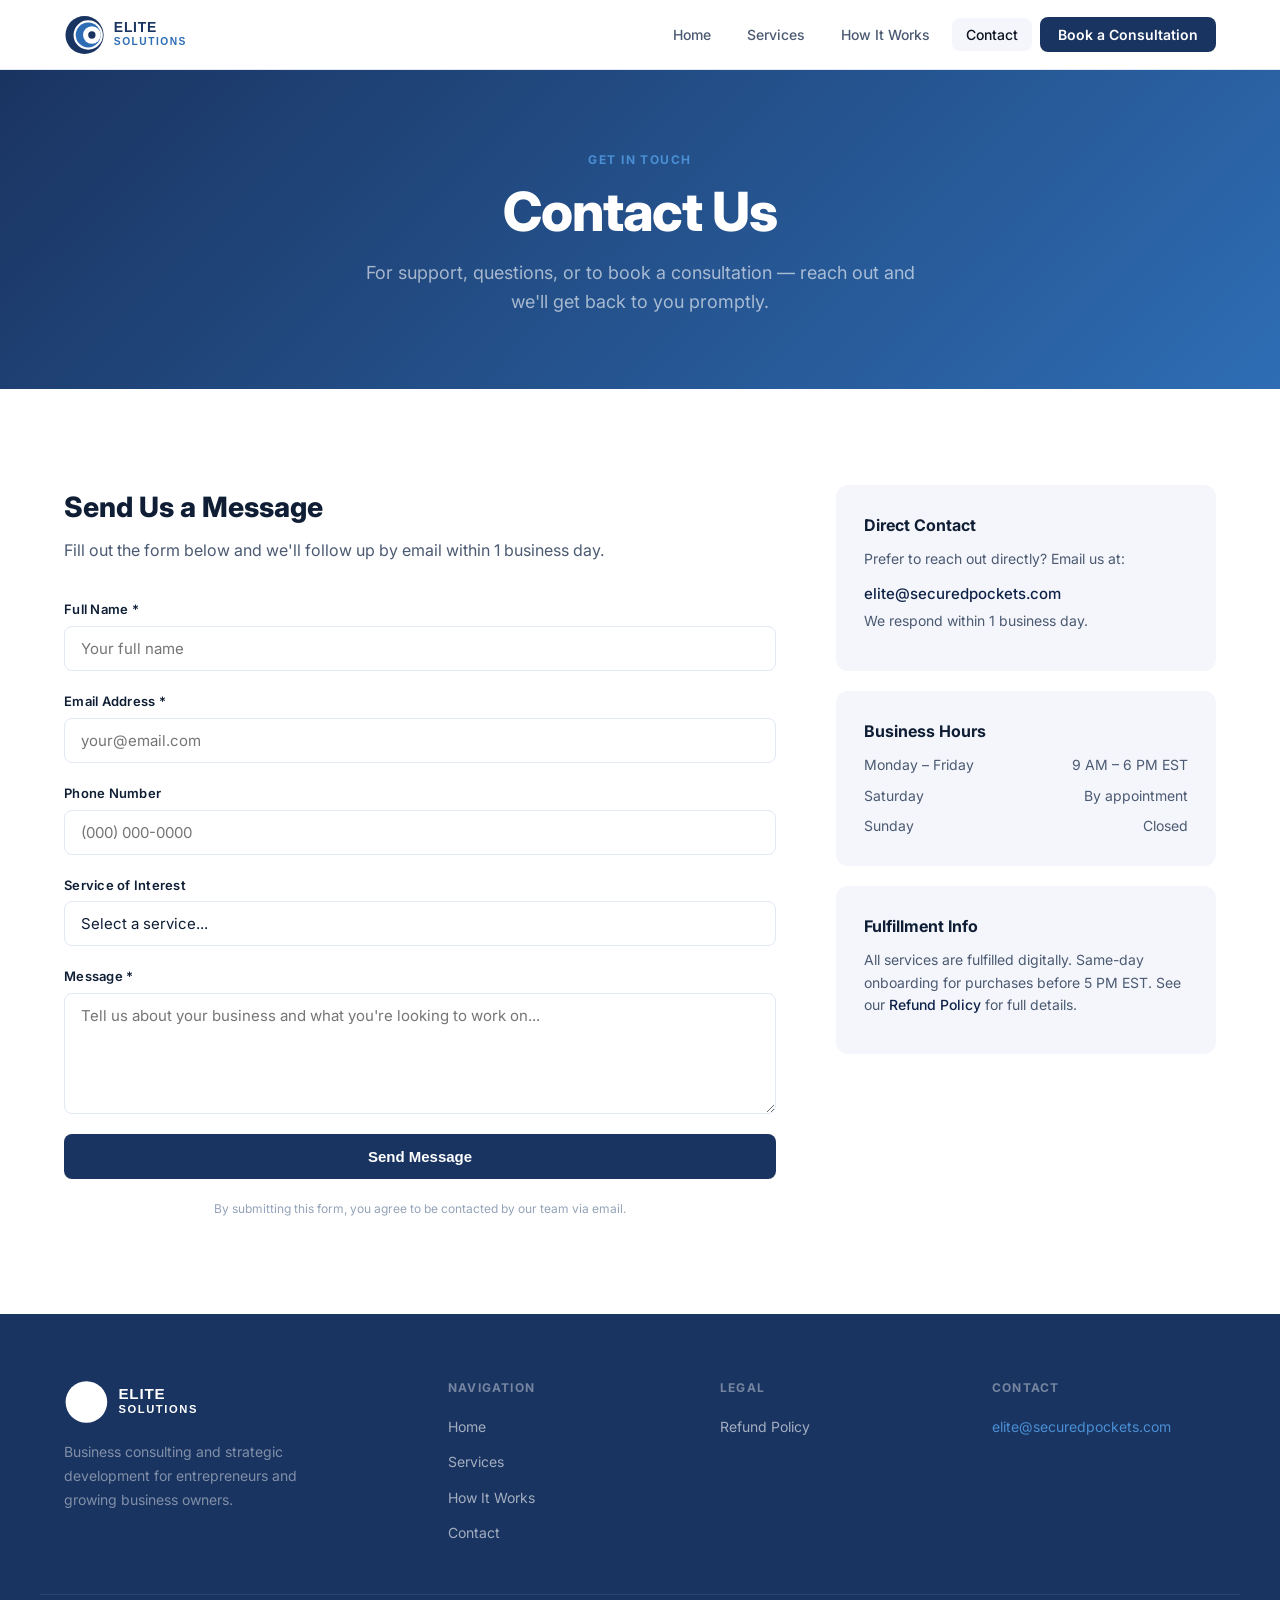
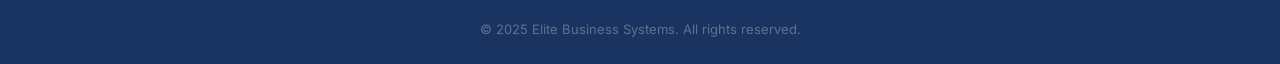
<file: contact.html>
<!DOCTYPE html>
<html lang="en">
<head>
  <meta charset="UTF-8" />
  <meta name="viewport" content="width=device-width, initial-scale=1.0" />
  <title>Contact | Elite Business Systems</title>
  <meta name="description" content="Get in touch with Elite Business Systems to book a consultation or ask about our services." />
  <link rel="stylesheet" href="css/style.css" />
  <link href="https://fonts.googleapis.com/css2?family=Inter:wght@300;400;500;600;700;800&display=swap" rel="stylesheet" />
</head>
<body>

  <!-- NAV -->
  <nav class="navbar">
    <div class="nav-inner container">
      <a href="index.html" class="logo">
        <img src="images/logo.svg" alt="Elite Business Systems" class="logo-img" />
      </a>
      <button class="nav-toggle" aria-label="Toggle menu">
        <svg xmlns="http://www.w3.org/2000/svg" width="24" height="24" fill="none" stroke="currentColor" stroke-width="2" stroke-linecap="round" stroke-linejoin="round" viewBox="0 0 24 24"><line x1="3" y1="6" x2="21" y2="6"/><line x1="3" y1="12" x2="21" y2="12"/><line x1="3" y1="18" x2="21" y2="18"/></svg>
      </button>
      <ul class="nav-links">
        <li><a href="index.html">Home</a></li>
        <li><a href="services.html">Services</a></li>
        <li><a href="how-it-works.html">How It Works</a></li>
        <li><a href="contact.html" class="active">Contact</a></li>
        <li><a href="contact.html" class="btn-nav">Book a Consultation</a></li>
      </ul>
    </div>
  </nav>

  <!-- PAGE HEADER -->
  <section class="page-header">
    <div class="container">
      <div class="section-label light">Get in Touch</div>
      <h1>Contact Us</h1>
      <p>For support, questions, or to book a consultation — reach out and we'll get back to you promptly.</p>
    </div>
  </section>

  <!-- CONTACT SECTION -->
  <section class="section">
    <div class="container contact-layout">

      <!-- FORM -->
      <div class="contact-form-wrap">
        <h2>Send Us a Message</h2>
        <p>Fill out the form below and we'll follow up by email within 1 business day.</p>

        <form class="contact-form" id="contactForm" action="https://formspree.io/f/xpwqjblv" method="POST">
          <div class="form-group">
            <label for="name">Full Name *</label>
            <input type="text" id="name" name="name" placeholder="Your full name" required />
          </div>
          <div class="form-group">
            <label for="email">Email Address *</label>
            <input type="email" id="email" name="email" placeholder="your@email.com" required />
          </div>
          <div class="form-group">
            <label for="phone">Phone Number</label>
            <input type="tel" id="phone" name="phone" placeholder="(000) 000-0000" />
          </div>
          <div class="form-group">
            <label for="service">Service of Interest</label>
            <select id="service" name="service">
              <option value="">Select a service...</option>
              <option value="Business Strategy Consulting">Business Strategy Consulting</option>
              <option value="Systems & Operations Support">Systems &amp; Operations Support</option>
              <option value="Growth Planning">Growth Planning</option>
              <option value="Digital Resources & Frameworks">Digital Resources &amp; Frameworks</option>
              <option value="Ongoing Advisory Support">Ongoing Advisory Support</option>
              <option value="Not sure yet">Not sure yet — need a consultation</option>
            </select>
          </div>
          <div class="form-group">
            <label for="message">Message *</label>
            <textarea id="message" name="message" rows="5" placeholder="Tell us about your business and what you're looking to work on..." required></textarea>
          </div>
          <button type="submit" class="btn-primary btn-full">Send Message</button>
          <p class="form-note">By submitting this form, you agree to be contacted by our team via email.</p>
        </form>
      </div>

      <!-- CONTACT INFO -->
      <div class="contact-info">
        <div class="contact-card">
          <h3>Direct Contact</h3>
          <p>Prefer to reach out directly? Email us at:</p>
          <a href="mailto:elite@securedpockets.com" class="contact-email">elite@securedpockets.com</a>
          <p class="contact-note">We respond within 1 business day.</p>
        </div>

        <div class="contact-card">
          <h3>Business Hours</h3>
          <ul class="hours-list">
            <li><span>Monday – Friday</span><span>9 AM – 6 PM EST</span></li>
            <li><span>Saturday</span><span>By appointment</span></li>
            <li><span>Sunday</span><span>Closed</span></li>
          </ul>
        </div>

        <div class="contact-card">
          <h3>Fulfillment Info</h3>
          <p>All services are fulfilled digitally. Same-day onboarding for purchases before 5 PM EST. See our <a href="refund-policy.html">Refund Policy</a> for full details.</p>
        </div>
      </div>

    </div>
  </section>

  <!-- FOOTER -->
  <footer class="footer">
    <div class="container footer-inner">
      <div class="footer-brand">
        <a href="index.html"><img src="images/logo.svg" alt="Elite Business Systems" class="footer-logo-img" /></a>
        <p>Business consulting and strategic development for entrepreneurs and growing business owners.</p>
      </div>
      <div class="footer-links">
        <h4>Navigation</h4>
        <ul>
          <li><a href="index.html">Home</a></li>
          <li><a href="services.html">Services</a></li>
          <li><a href="how-it-works.html">How It Works</a></li>
          <li><a href="contact.html">Contact</a></li>
        </ul>
      </div>
      <div class="footer-links">
        <h4>Legal</h4>
        <ul>
          <li><a href="refund-policy.html">Refund Policy</a></li>
        </ul>
      </div>
      <div class="footer-contact">
        <h4>Contact</h4>
        <a href="mailto:elite@securedpockets.com">elite@securedpockets.com</a>
      </div>
    </div>
    <div class="footer-bottom">
      <p>&copy; 2025 Elite Business Systems. All rights reserved.</p>
    </div>
  </footer>

  <script src="js/main.js"></script>
</body>
</html>
</file>
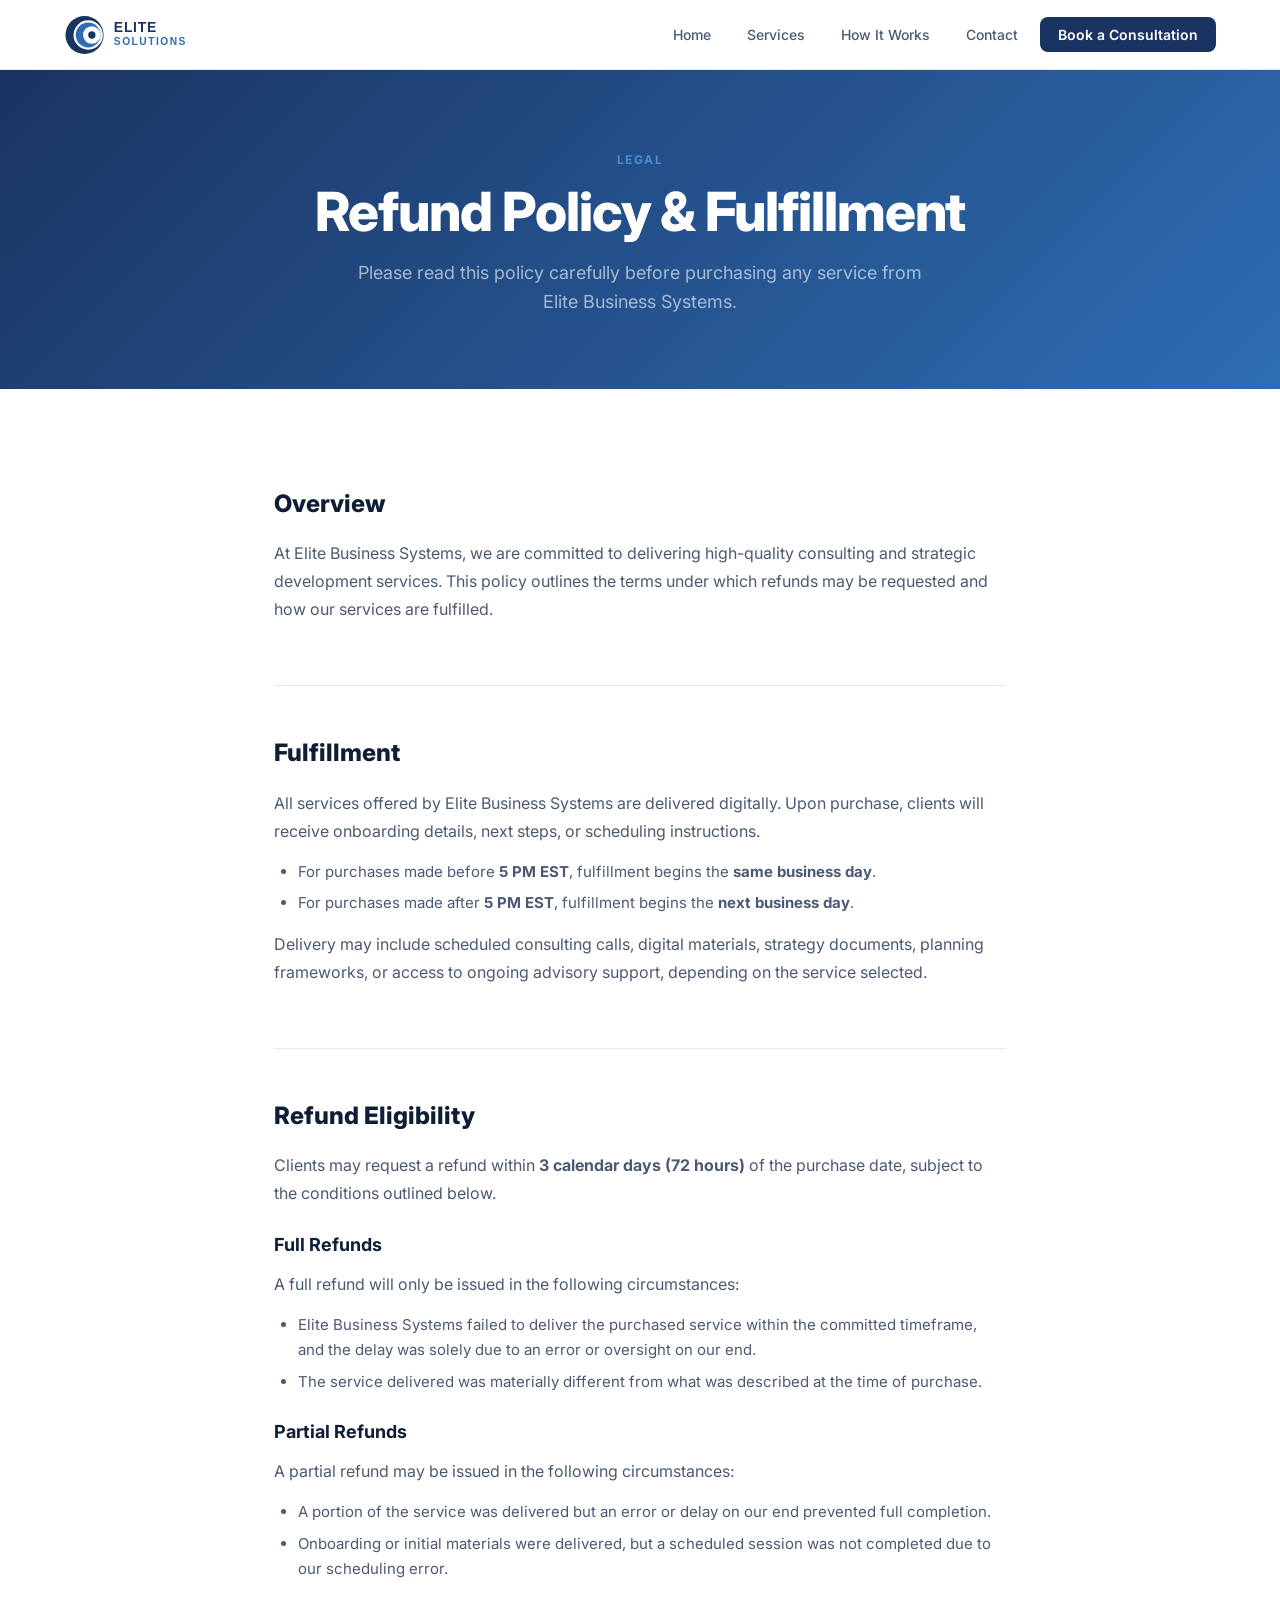
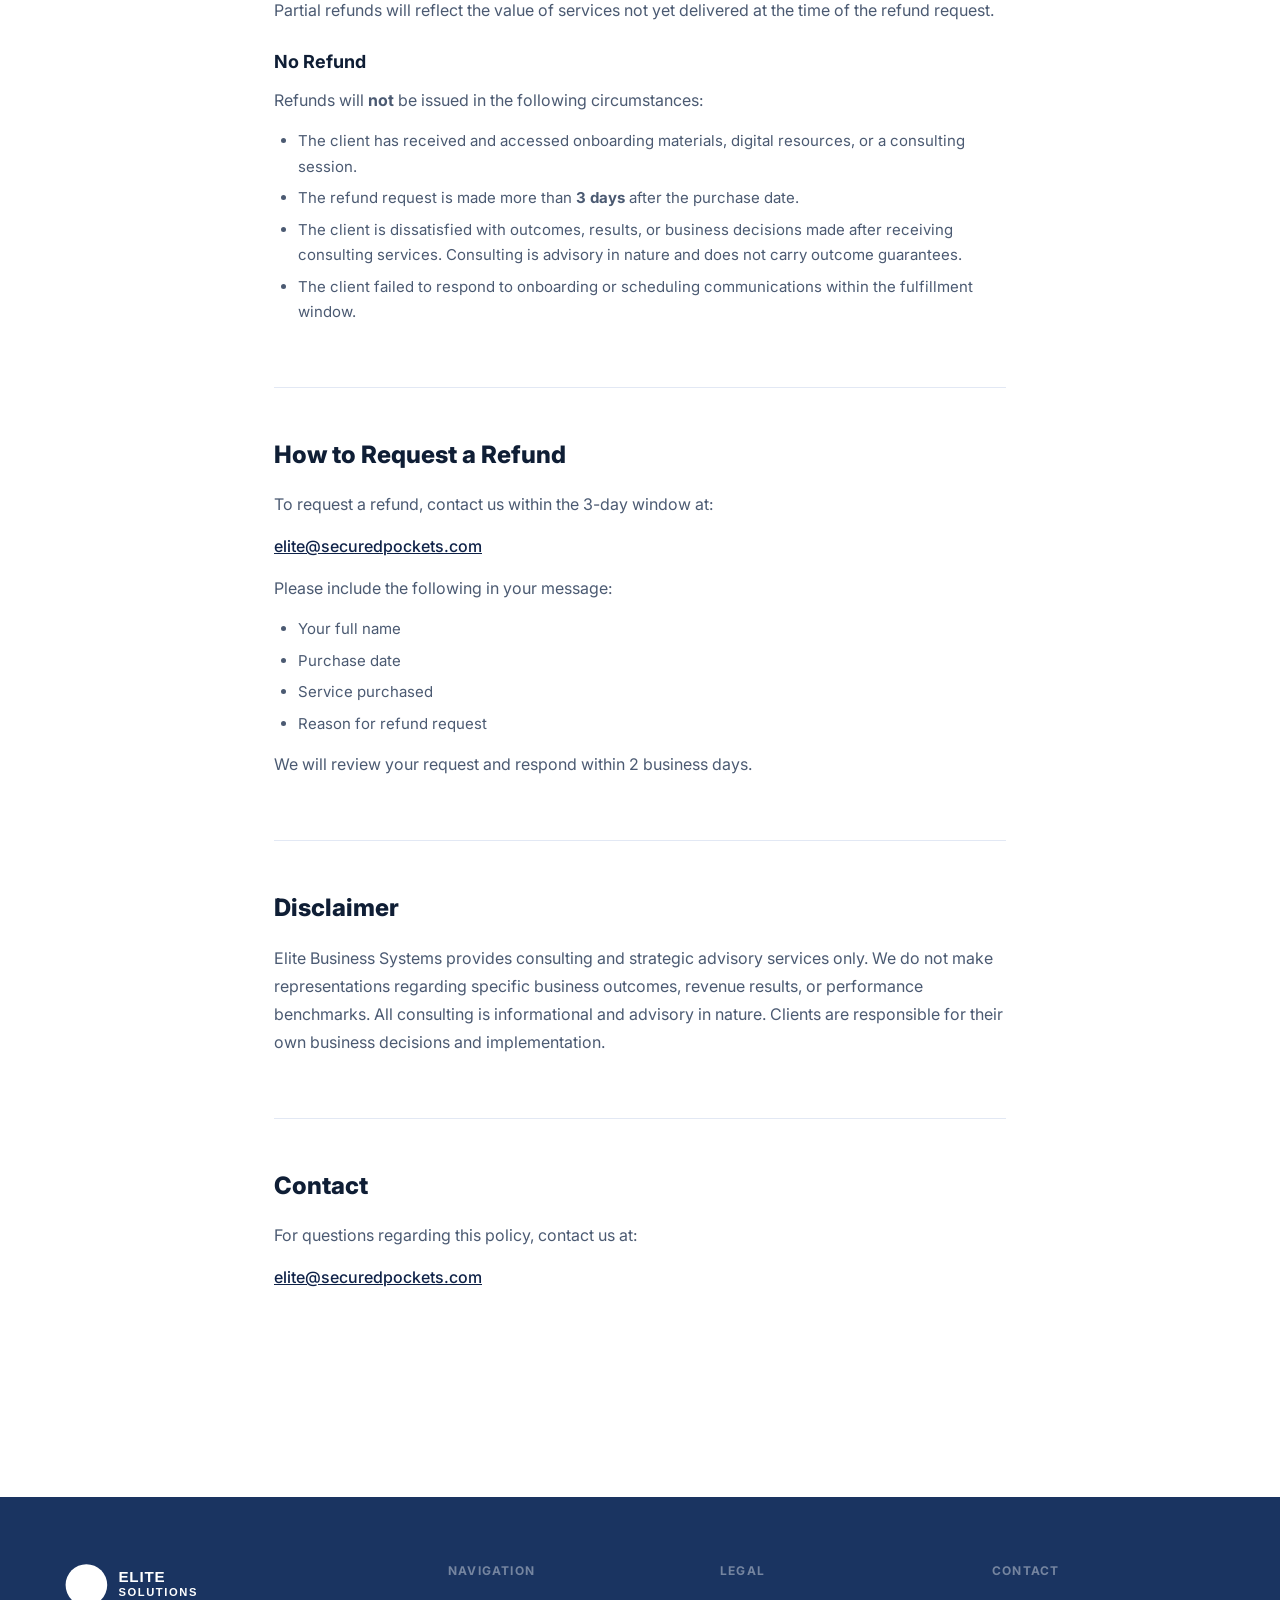
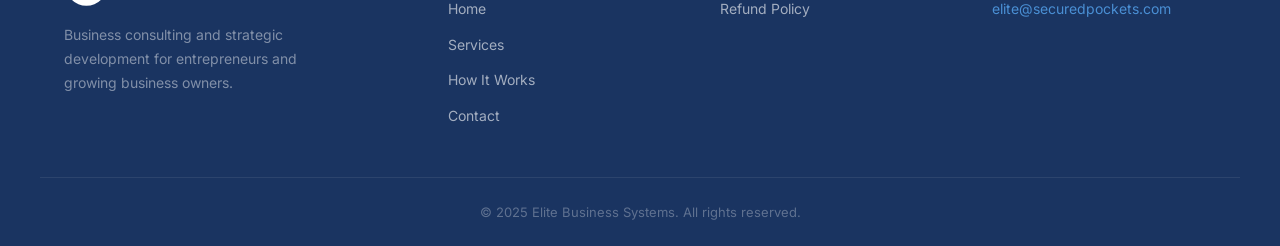
<file: refund-policy.html>
<!DOCTYPE html>
<html lang="en">
<head>
  <meta charset="UTF-8" />
  <meta name="viewport" content="width=device-width, initial-scale=1.0" />
  <title>Refund Policy & Fulfillment | Elite Business Systems</title>
  <meta name="description" content="Refund policy and fulfillment details for Elite Business Systems consulting services." />
  <link rel="stylesheet" href="css/style.css" />
  <link href="https://fonts.googleapis.com/css2?family=Inter:wght@300;400;500;600;700;800&display=swap" rel="stylesheet" />
</head>
<body>

  <!-- NAV -->
  <nav class="navbar">
    <div class="nav-inner container">
      <a href="index.html" class="logo">
        <img src="images/logo.svg" alt="Elite Business Systems" class="logo-img" />
      </a>
      <button class="nav-toggle" aria-label="Toggle menu">
        <svg xmlns="http://www.w3.org/2000/svg" width="24" height="24" fill="none" stroke="currentColor" stroke-width="2" stroke-linecap="round" stroke-linejoin="round" viewBox="0 0 24 24"><line x1="3" y1="6" x2="21" y2="6"/><line x1="3" y1="12" x2="21" y2="12"/><line x1="3" y1="18" x2="21" y2="18"/></svg>
      </button>
      <ul class="nav-links">
        <li><a href="index.html">Home</a></li>
        <li><a href="services.html">Services</a></li>
        <li><a href="how-it-works.html">How It Works</a></li>
        <li><a href="contact.html">Contact</a></li>
        <li><a href="contact.html" class="btn-nav">Book a Consultation</a></li>
      </ul>
    </div>
  </nav>

  <!-- PAGE HEADER -->
  <section class="page-header">
    <div class="container">
      <div class="section-label light">Legal</div>
      <h1>Refund Policy &amp; Fulfillment</h1>
      <p>Please read this policy carefully before purchasing any service from Elite Business Systems.</p>
    </div>
  </section>

  <!-- POLICY CONTENT -->
  <section class="section">
    <div class="container policy-container">

      <div class="policy-block">
        <h2>Overview</h2>
        <p>At Elite Business Systems, we are committed to delivering high-quality consulting and strategic development services. This policy outlines the terms under which refunds may be requested and how our services are fulfilled.</p>
      </div>

      <div class="policy-block">
        <h2>Fulfillment</h2>
        <p>All services offered by Elite Business Systems are delivered digitally. Upon purchase, clients will receive onboarding details, next steps, or scheduling instructions.</p>
        <ul>
          <li>For purchases made before <strong>5 PM EST</strong>, fulfillment begins the <strong>same business day</strong>.</li>
          <li>For purchases made after <strong>5 PM EST</strong>, fulfillment begins the <strong>next business day</strong>.</li>
        </ul>
        <p>Delivery may include scheduled consulting calls, digital materials, strategy documents, planning frameworks, or access to ongoing advisory support, depending on the service selected.</p>
      </div>

      <div class="policy-block">
        <h2>Refund Eligibility</h2>
        <p>Clients may request a refund within <strong>3 calendar days (72 hours)</strong> of the purchase date, subject to the conditions outlined below.</p>

        <h3>Full Refunds</h3>
        <p>A full refund will only be issued in the following circumstances:</p>
        <ul>
          <li>Elite Business Systems failed to deliver the purchased service within the committed timeframe, and the delay was solely due to an error or oversight on our end.</li>
          <li>The service delivered was materially different from what was described at the time of purchase.</li>
        </ul>

        <h3>Partial Refunds</h3>
        <p>A partial refund may be issued in the following circumstances:</p>
        <ul>
          <li>A portion of the service was delivered but an error or delay on our end prevented full completion.</li>
          <li>Onboarding or initial materials were delivered, but a scheduled session was not completed due to our scheduling error.</li>
        </ul>
        <p>Partial refunds will reflect the value of services not yet delivered at the time of the refund request.</p>

        <h3>No Refund</h3>
        <p>Refunds will <strong>not</strong> be issued in the following circumstances:</p>
        <ul>
          <li>The client has received and accessed onboarding materials, digital resources, or a consulting session.</li>
          <li>The refund request is made more than <strong>3 days</strong> after the purchase date.</li>
          <li>The client is dissatisfied with outcomes, results, or business decisions made after receiving consulting services. Consulting is advisory in nature and does not carry outcome guarantees.</li>
          <li>The client failed to respond to onboarding or scheduling communications within the fulfillment window.</li>
        </ul>
      </div>

      <div class="policy-block">
        <h2>How to Request a Refund</h2>
        <p>To request a refund, contact us within the 3-day window at:</p>
        <p><strong><a href="mailto:elite@securedpockets.com">elite@securedpockets.com</a></strong></p>
        <p>Please include the following in your message:</p>
        <ul>
          <li>Your full name</li>
          <li>Purchase date</li>
          <li>Service purchased</li>
          <li>Reason for refund request</li>
        </ul>
        <p>We will review your request and respond within 2 business days.</p>
      </div>

      <div class="policy-block">
        <h2>Disclaimer</h2>
        <p>Elite Business Systems provides consulting and strategic advisory services only. We do not make representations regarding specific business outcomes, revenue results, or performance benchmarks. All consulting is informational and advisory in nature. Clients are responsible for their own business decisions and implementation.</p>
      </div>

      <div class="policy-block">
        <h2>Contact</h2>
        <p>For questions regarding this policy, contact us at:</p>
        <p><strong><a href="mailto:elite@securedpockets.com">elite@securedpockets.com</a></strong></p>
      </div>

    </div>
  </section>

  <!-- FOOTER -->
  <footer class="footer">
    <div class="container footer-inner">
      <div class="footer-brand">
        <a href="index.html"><img src="images/logo.svg" alt="Elite Business Systems" class="footer-logo-img" /></a>
        <p>Business consulting and strategic development for entrepreneurs and growing business owners.</p>
      </div>
      <div class="footer-links">
        <h4>Navigation</h4>
        <ul>
          <li><a href="index.html">Home</a></li>
          <li><a href="services.html">Services</a></li>
          <li><a href="how-it-works.html">How It Works</a></li>
          <li><a href="contact.html">Contact</a></li>
        </ul>
      </div>
      <div class="footer-links">
        <h4>Legal</h4>
        <ul>
          <li><a href="refund-policy.html">Refund Policy</a></li>
        </ul>
      </div>
      <div class="footer-contact">
        <h4>Contact</h4>
        <a href="mailto:elite@securedpockets.com">elite@securedpockets.com</a>
      </div>
    </div>
    <div class="footer-bottom">
      <p>&copy; 2025 Elite Business Systems. All rights reserved.</p>
    </div>
  </footer>

  <script src="js/main.js"></script>
</body>
</html>
</file>
<file: css/style.css>
/* ===========================
   ELITE BUSINESS SYSTEMS
   Main Stylesheet
   =========================== */

:root {
  --black: #0c1220;
  --dark: #0f1e35;
  --dark-card: #172236;
  --navy: #1a3461;
  --navy-dark: #0f2248;
  --navy-light: #234680;
  --steel: #2E6DB4;
  --steel-light: #4a8fd4;
  --white: #ffffff;
  --gray-100: #f4f6fb;
  --gray-200: #e2e8f4;
  --gray-400: #94a3b8;
  --gray-600: #4b5a72;
  --text: #0f1e35;
  --text-light: #4b5a72;
  --font: 'Inter', -apple-system, BlinkMacSystemFont, sans-serif;
  --radius: 12px;
  --radius-sm: 8px;
  --shadow: 0 4px 24px rgba(26,52,97,0.10);
  --shadow-md: 0 8px 40px rgba(26,52,97,0.16);
  --transition: 0.2s ease;
}

*, *::before, *::after { box-sizing: border-box; margin: 0; padding: 0; }

html { scroll-behavior: smooth; }

body {
  font-family: var(--font);
  color: var(--text);
  background: var(--white);
  line-height: 1.6;
  -webkit-font-smoothing: antialiased;
}

a { color: inherit; text-decoration: none; }
img { max-width: 100%; display: block; }
ul { list-style: none; }

/* ===========================
   LAYOUT
   =========================== */

.container {
  max-width: 1200px;
  margin: 0 auto;
  padding: 0 24px;
}

.section {
  padding: 96px 0;
}

.bg-light { background: var(--gray-100); }
.bg-dark { background: linear-gradient(135deg, var(--navy) 0%, var(--navy-dark) 100%); color: var(--white); }
.text-center { text-align: center; }

/* ===========================
   TYPOGRAPHY
   =========================== */

.section-label {
  font-size: 12px;
  font-weight: 700;
  letter-spacing: 0.12em;
  text-transform: uppercase;
  color: var(--navy);
  margin-bottom: 12px;
  display: block;
}

.section-label.light { color: var(--steel-light); }

.section-title {
  font-size: clamp(28px, 4vw, 42px);
  font-weight: 800;
  line-height: 1.2;
  margin-bottom: 20px;
  color: var(--text);
}

.section-title.light { color: var(--white); }

.section-sub {
  font-size: 17px;
  color: var(--text-light);
  max-width: 680px;
  margin: 0 auto 16px;
  line-height: 1.7;
}

/* ===========================
   NAVBAR
   =========================== */

.navbar {
  position: sticky;
  top: 0;
  z-index: 100;
  background: rgba(255,255,255,0.96);
  backdrop-filter: blur(12px);
  border-bottom: 1px solid var(--gray-200);
  height: 70px;
  display: flex;
  align-items: center;
}

.nav-inner {
  display: flex;
  align-items: center;
  justify-content: space-between;
  width: 100%;
}

.logo {
  font-size: 18px;
  font-weight: 800;
  color: var(--black);
  letter-spacing: -0.02em;
  white-space: nowrap;
}

.logo span { color: var(--navy); }

.nav-links {
  display: flex;
  align-items: center;
  gap: 8px;
}

.nav-links li a {
  font-size: 14px;
  font-weight: 500;
  color: var(--gray-600);
  padding: 8px 14px;
  border-radius: var(--radius-sm);
  transition: color var(--transition), background var(--transition);
}

.nav-links li a:hover,
.nav-links li a.active {
  color: var(--black);
  background: var(--gray-100);
}

.btn-nav {
  background: var(--navy) !important;
  color: var(--white) !important;
  font-weight: 600 !important;
  padding: 9px 18px !important;
  border-radius: var(--radius-sm) !important;
  transition: background var(--transition) !important;
}

.btn-nav:hover { background: var(--navy-dark) !important; }

.nav-toggle {
  display: none;
  background: none;
  border: none;
  font-size: 22px;
  cursor: pointer;
  color: var(--black);
  padding: 4px;
}

/* ===========================
   BUTTONS
   =========================== */

.btn-primary {
  display: inline-block;
  background: var(--navy);
  color: var(--white);
  font-weight: 700;
  font-size: 15px;
  padding: 14px 28px;
  border-radius: var(--radius-sm);
  transition: background var(--transition), transform var(--transition);
  border: none;
  cursor: pointer;
}

.btn-primary:hover {
  background: var(--navy-dark);
  transform: translateY(-1px);
}

.btn-secondary {
  display: inline-block;
  background: transparent;
  color: var(--text);
  font-weight: 600;
  font-size: 15px;
  padding: 14px 28px;
  border-radius: var(--radius-sm);
  border: 2px solid var(--gray-200);
  transition: border-color var(--transition), background var(--transition);
}

.btn-secondary:hover {
  border-color: var(--text);
  background: var(--gray-100);
}

.btn-full { width: 100%; text-align: center; }
.btn-large { padding: 18px 40px; font-size: 17px; }

/* ===========================
   LOGO IMAGE
   =========================== */

.logo-img {
  height: 44px;
  width: auto;
  display: block;
}

.footer-logo-img {
  height: 48px;
  width: auto;
  display: block;
  margin-bottom: 14px;
  /* SVG is dark on white; invert for dark footer */
  filter: brightness(0) invert(1);
}

/* ===========================
   HERO
   =========================== */

.hero {
  background: var(--navy);
  padding: 100px 0;
  overflow: hidden;
}

.badge {
  display: inline-block;
  background: rgba(255,255,255,0.12);
  color: rgba(255,255,255,0.9);
  font-size: 12px;
  font-weight: 600;
  letter-spacing: 0.1em;
  text-transform: uppercase;
  padding: 6px 16px;
  border-radius: 100px;
  margin-bottom: 20px;
  border: 1px solid rgba(255,255,255,0.22);
}

.hero-text h1 {
  font-size: clamp(32px, 5vw, 56px);
  font-weight: 800;
  color: var(--white);
  line-height: 1.1;
  letter-spacing: -0.02em;
  margin-bottom: 20px;
}

.hero-text p {
  font-size: 18px;
  color: rgba(255,255,255,0.65);
  line-height: 1.7;
  margin-bottom: 36px;
  max-width: 480px;
}

.hero-actions {
  display: flex;
  gap: 14px;
  flex-wrap: wrap;
}

.hero-actions .btn-secondary {
  color: var(--white);
  border-color: rgba(255,255,255,0.2);
}

.hero-actions .btn-secondary:hover {
  border-color: var(--white);
  background: rgba(255,255,255,0.05);
}



/* ===========================
   CARD SVG ICONS
   =========================== */

.card-svg-icon {
  width: 52px;
  height: 52px;
  background: rgba(43,58,103,0.07);
  border-radius: var(--radius-sm);
  display: flex;
  align-items: center;
  justify-content: center;
  margin-bottom: 18px;
  border: 1px solid rgba(43,58,103,0.10);
}

.card-icon-wrap {
  margin-bottom: 16px;
}

/* Service page icons */
.service-icon-wrap {
  width: 100px;
  height: 100px;
  background: var(--gray-100);
  border-radius: var(--radius);
  display: flex;
  align-items: center;
  justify-content: center;
  flex-shrink: 0;
  border: 1px solid var(--gray-200);
}

/* How It Works info icons */
.info-icon {
  margin-bottom: 12px;
}

/* CHECK LIST
   =========================== */

.check-list {
  display: flex;
  flex-direction: column;
  gap: 10px;
  margin-bottom: 28px;
}

.check-list li {
  display: flex;
  align-items: center;
  gap: 10px;
  font-size: 15px;
  color: rgba(255,255,255,0.75);
}

.check-list li::before {
  content: '✓';
  color: var(--navy);
  font-weight: 700;
  font-size: 14px;
  flex-shrink: 0;
}

/* Light background check list */
.section:not(.bg-dark) .check-list li,
.check-list.dark li {
  color: var(--text-light);
}

/* ===========================
   GRID
   =========================== */

.grid-2 {
  display: grid;
  grid-template-columns: repeat(2, 1fr);
  gap: 24px;
  margin-top: 48px;
}

.grid-3 {
  display: grid;
  grid-template-columns: repeat(3, 1fr);
  gap: 24px;
  margin-top: 48px;
}

/* ===========================
   CARDS
   =========================== */

.card {
  background: var(--white);
  border: 1px solid var(--gray-200);
  border-radius: var(--radius);
  padding: 32px;
  transition: box-shadow var(--transition), transform var(--transition);
}

.card:hover {
  box-shadow: var(--shadow-md);
  transform: translateY(-2px);
}

.card-icon-sm {
  font-size: 28px;
  margin-bottom: 14px;
}

.card h3 {
  font-size: 18px;
  font-weight: 700;
  margin-bottom: 8px;
  color: var(--text);
}

.card p {
  font-size: 14px;
  color: var(--text-light);
  line-height: 1.6;
}

/* ===========================
   FEATURES (dark bg)
   =========================== */

.feature-item {
  display: flex;
  gap: 16px;
  align-items: flex-start;
}

.feature-icon {
  width: 32px;
  height: 32px;
  background: rgba(255,255,255,0.12);
  color: var(--white);
  border-radius: 50%;
  display: flex;
  align-items: center;
  justify-content: center;
  font-weight: 800;
  font-size: 14px;
  flex-shrink: 0;
  margin-top: 2px;
}

.feature-item h4 {
  font-size: 16px;
  font-weight: 700;
  color: var(--white);
  margin-bottom: 4px;
}

.feature-item p {
  font-size: 14px;
  color: rgba(255,255,255,0.55);
}

/* ===========================
   CTA SECTION
   =========================== */

.cta-section {
  background: linear-gradient(135deg, var(--navy-dark) 0%, var(--steel) 100%);
  color: var(--white);
}

.cta-title {
  font-size: clamp(28px, 4vw, 44px);
  font-weight: 800;
  color: var(--white);
  margin-bottom: 16px;
  letter-spacing: -0.02em;
}

.cta-section p {
  font-size: 18px;
  color: rgba(255,255,255,0.6);
  margin-bottom: 36px;
}

/* ===========================
   PAGE HEADER
   =========================== */

.page-header {
  background: linear-gradient(135deg, var(--navy) 0%, var(--steel) 100%);
  padding: 80px 0 72px;
  text-align: center;
}

.page-header h1 {
  font-size: clamp(32px, 5vw, 54px);
  font-weight: 800;
  color: var(--white);
  line-height: 1.15;
  letter-spacing: -0.02em;
  margin-bottom: 16px;
}

.page-header p {
  font-size: 18px;
  color: rgba(255,255,255,0.6);
  max-width: 580px;
  margin: 0 auto;
}

/* ===========================
   SERVICES PAGE
   =========================== */

.services-list {
  display: flex;
  flex-direction: column;
  gap: 80px;
}

.service-block {
  display: grid;
  grid-template-columns: auto 1fr;
  gap: 48px;
  align-items: start;
}

.service-block.reverse {
  grid-template-columns: 1fr auto;
}

.service-block.reverse .service-icon-wrap {
  order: 2;
}

.service-content h2 {
  font-size: 26px;
  font-weight: 800;
  color: var(--text);
  margin-bottom: 14px;
}

.service-content p {
  font-size: 16px;
  color: var(--text-light);
  line-height: 1.75;
  margin-bottom: 20px;
}

.service-content .check-list li {
  color: var(--text-light);
}

.service-content .check-list li::before {
  color: var(--navy);
}

/* ===========================
   HOW IT WORKS PAGE
   =========================== */

.steps-list {
  display: flex;
  flex-direction: column;
  gap: 0;
  position: relative;
  max-width: 800px;
  margin: 0 auto;
}

.step {
  display: grid;
  grid-template-columns: 80px 1fr;
  gap: 32px;
  padding: 48px 0;
  border-bottom: 1px solid var(--gray-200);
  align-items: start;
}

.step:last-child { border-bottom: none; }

.step-number {
  font-size: 48px;
  font-weight: 900;
  color: var(--navy);
  line-height: 1;
  letter-spacing: -0.03em;
  opacity: 0.7;
}

.step-content h2 {
  font-size: 22px;
  font-weight: 800;
  color: var(--text);
  margin-bottom: 10px;
}

.step-content p {
  font-size: 16px;
  color: var(--text-light);
  line-height: 1.75;
  margin-bottom: 16px;
}

.info-block {
  background: var(--white);
  border: 1px solid var(--gray-200);
  border-radius: var(--radius);
  padding: 28px;
}

.info-block h4 {
  font-size: 16px;
  font-weight: 700;
  color: var(--text);
  margin-bottom: 8px;
}

.info-block p {
  font-size: 14px;
  color: var(--text-light);
  line-height: 1.65;
}

.info-block a {
  color: var(--navy-dark);
  font-weight: 500;
}

/* ===========================
   REFUND POLICY PAGE
   =========================== */

.policy-container {
  max-width: 780px;
  margin: 0 auto;
}

.policy-block {
  margin-bottom: 48px;
  padding-bottom: 48px;
  border-bottom: 1px solid var(--gray-200);
}

.policy-block:last-child {
  border-bottom: none;
}

.policy-block h2 {
  font-size: 24px;
  font-weight: 800;
  color: var(--text);
  margin-bottom: 16px;
}

.policy-block h3 {
  font-size: 18px;
  font-weight: 700;
  color: var(--text);
  margin: 24px 0 10px;
}

.policy-block p {
  font-size: 16px;
  color: var(--text-light);
  line-height: 1.75;
  margin-bottom: 14px;
}

.policy-block ul {
  list-style: disc;
  padding-left: 24px;
  margin-bottom: 14px;
}

.policy-block ul li {
  font-size: 15px;
  color: var(--text-light);
  line-height: 1.7;
  margin-bottom: 6px;
}

.policy-block a {
  color: var(--navy-dark);
  font-weight: 500;
  text-decoration: underline;
}

/* ===========================
   CONTACT PAGE
   =========================== */

.contact-layout {
  display: grid;
  grid-template-columns: 1fr 380px;
  gap: 60px;
  align-items: start;
}

.contact-form-wrap h2 {
  font-size: 28px;
  font-weight: 800;
  color: var(--text);
  margin-bottom: 8px;
}

.contact-form-wrap > p {
  font-size: 16px;
  color: var(--text-light);
  margin-bottom: 36px;
}

.contact-form {
  display: flex;
  flex-direction: column;
  gap: 20px;
}

.form-group {
  display: flex;
  flex-direction: column;
  gap: 6px;
}

.form-group label {
  font-size: 13px;
  font-weight: 600;
  color: var(--text);
  letter-spacing: 0.02em;
}

.form-group input,
.form-group select,
.form-group textarea {
  font-family: var(--font);
  font-size: 15px;
  color: var(--text);
  background: var(--white);
  border: 1.5px solid var(--gray-200);
  border-radius: var(--radius-sm);
  padding: 12px 16px;
  outline: none;
  transition: border-color var(--transition);
  width: 100%;
  appearance: none;
}

.form-group input:focus,
.form-group select:focus,
.form-group textarea:focus {
  border-color: var(--navy);
}

.form-group textarea { resize: vertical; min-height: 120px; }

.form-note {
  font-size: 12px;
  color: var(--gray-400);
  text-align: center;
}

.contact-info {
  display: flex;
  flex-direction: column;
  gap: 20px;
}

.contact-card {
  background: var(--gray-100);
  border-radius: var(--radius);
  padding: 28px;
}

.contact-card h3 {
  font-size: 16px;
  font-weight: 700;
  color: var(--text);
  margin-bottom: 10px;
}

.contact-card p {
  font-size: 14px;
  color: var(--text-light);
  margin-bottom: 10px;
  line-height: 1.6;
}

.contact-email {
  font-size: 15px;
  font-weight: 600;
  color: var(--navy-dark);
  word-break: break-all;
}

.contact-note {
  font-size: 12px;
  color: var(--gray-400);
  margin-top: 4px !important;
}

.hours-list {
  display: flex;
  flex-direction: column;
  gap: 8px;
}

.hours-list li {
  display: flex;
  justify-content: space-between;
  font-size: 14px;
  color: var(--text-light);
}

.contact-card a {
  color: var(--navy-dark);
  font-weight: 500;
}

/* ===========================
   FOOTER
   =========================== */

.footer {
  background: var(--navy);
  color: var(--white);
  padding-top: 64px;
}

.footer-inner {
  display: grid;
  grid-template-columns: 1.5fr 1fr 1fr 1fr;
  gap: 48px;
  padding-bottom: 48px;
  border-bottom: 1px solid rgba(255,255,255,0.08);
}

.footer-brand .logo {
  font-size: 18px;
  font-weight: 800;
  display: block;
  margin-bottom: 14px;
}

.footer-brand p {
  font-size: 14px;
  color: rgba(255,255,255,0.45);
  line-height: 1.7;
  max-width: 260px;
}

.footer-links h4,
.footer-contact h4 {
  font-size: 12px;
  font-weight: 700;
  letter-spacing: 0.1em;
  text-transform: uppercase;
  color: rgba(255,255,255,0.4);
  margin-bottom: 16px;
}

.footer-links ul {
  display: flex;
  flex-direction: column;
  gap: 10px;
}

.footer-links a {
  font-size: 14px;
  color: rgba(255,255,255,0.6);
  transition: color var(--transition);
}

.footer-links a:hover { color: var(--white); }

.footer-contact a {
  font-size: 14px;
  color: var(--steel-light);
  transition: color var(--transition);
  word-break: break-all;
}

.footer-contact a:hover { color: var(--white); }

.footer-bottom {
  padding: 24px 0;
  text-align: center;
}

.footer-bottom p {
  font-size: 13px;
  color: rgba(255,255,255,0.3);
}

/* ===========================
   RESPONSIVE
   =========================== */

@media (max-width: 1024px) {
  .hero-inner { grid-template-columns: 1fr; gap: 48px; }
  .hero-card { max-width: 500px; }
  .footer-inner { grid-template-columns: 1fr 1fr; gap: 32px; }
  .contact-layout { grid-template-columns: 1fr; }
  .contact-info { grid-template-columns: repeat(3, 1fr); display: grid; }
}

@media (max-width: 768px) {
  .section { padding: 64px 0; }

  .nav-toggle { display: block; }

  .nav-links {
    display: none;
    position: absolute;
    top: 70px;
    left: 0;
    right: 0;
    background: var(--white);
    flex-direction: column;
    padding: 16px 24px 24px;
    border-bottom: 1px solid var(--gray-200);
    gap: 4px;
    box-shadow: 0 8px 30px rgba(0,0,0,0.08);
  }

  .nav-links.open { display: flex; }
  .nav-links li a { display: block; width: 100%; }

  .grid-2 { grid-template-columns: 1fr; }
  .grid-3 { grid-template-columns: 1fr; }

  .service-block,
  .service-block.reverse {
    grid-template-columns: 1fr;
  }

  .service-block.reverse .service-icon-wrap { order: 0; }

  .service-icon-wrap { width: 72px; height: 72px; }
  .service-icon-wrap svg { width: 30px; height: 30px; }

  .footer-inner { grid-template-columns: 1fr 1fr; }
  .footer-brand { grid-column: 1 / -1; }

  .contact-info { display: flex; flex-direction: column; }

  .step { grid-template-columns: 60px 1fr; gap: 20px; }
  .step-number { font-size: 36px; }
}

@media (max-width: 480px) {
  .hero { padding: 64px 0; }
  .hero-actions { flex-direction: column; }
  .hero-actions a { text-align: center; }
  .footer-inner { grid-template-columns: 1fr; }
}

/* ===========================
   HERO WITH BACKGROUND PHOTO
   =========================== */

.hero {
  position: relative;
  min-height: 600px;
  display: flex;
  align-items: center;
  padding: 0;
  overflow: hidden;
  background: var(--navy);
}

.hero-bg-img {
  position: absolute;
  inset: 0;
  width: 100%;
  height: 100%;
  object-fit: cover;
  object-position: center;
  z-index: 0;
}

.hero-overlay {
  position: absolute;
  inset: 0;
  background: linear-gradient(100deg, rgba(10,18,32,0.88) 0%, rgba(26,52,97,0.70) 60%, rgba(26,52,97,0.30) 100%);
  z-index: 1;
}

.hero-inner {
  position: relative;
  z-index: 2;
  padding: 120px 0 100px;
  display: block;
}

.hero-text {
  max-width: 600px;
}

/* ===========================
   BTN GHOST (hero secondary)
   =========================== */

.btn-ghost {
  display: inline-block;
  background: transparent;
  color: var(--white);
  font-weight: 600;
  font-size: 15px;
  padding: 14px 28px;
  border-radius: var(--radius-sm);
  border: 2px solid rgba(255,255,255,0.35);
  transition: border-color var(--transition), background var(--transition);
}
.btn-ghost:hover {
  border-color: var(--white);
  background: rgba(255,255,255,0.08);
}

/* ===========================
   TRUST BAR
   =========================== */

.trust-bar {
  background: var(--white);
  border-bottom: 1px solid var(--gray-200);
  padding: 28px 0;
  box-shadow: 0 2px 12px rgba(26,52,97,0.06);
}

.trust-inner {
  display: flex;
  align-items: center;
  justify-content: center;
  gap: 0;
  flex-wrap: wrap;
}

.trust-item {
  display: flex;
  flex-direction: column;
  align-items: center;
  padding: 0 48px;
}

.trust-item strong {
  font-size: 22px;
  font-weight: 800;
  color: var(--navy);
  line-height: 1.2;
}

.trust-item span {
  font-size: 12px;
  color: var(--gray-600);
  font-weight: 500;
  text-transform: uppercase;
  letter-spacing: 0.08em;
  margin-top: 3px;
}

.trust-divider {
  width: 1px;
  height: 40px;
  background: var(--gray-200);
  flex-shrink: 0;
}

/* ===========================
   SPLIT LAYOUT
   =========================== */

.split-layout {
  display: grid;
  grid-template-columns: 1fr 1fr;
  gap: 72px;
  align-items: center;
}

.split-layout.reverse {
  direction: rtl;
}
.split-layout.reverse > * {
  direction: ltr;
}

.split-img {
  border-radius: var(--radius);
  overflow: hidden;
  box-shadow: var(--shadow-md);
  aspect-ratio: 4/3;
}

.split-img img {
  width: 100%;
  height: 100%;
  object-fit: cover;
  display: block;
}

.split-text p {
  font-size: 16px;
  color: var(--text-light);
  line-height: 1.75;
}

/* ===========================
   CTA WITH BACKGROUND PHOTO
   =========================== */

.cta-section {
  position: relative;
  padding: 100px 0;
  overflow: hidden;
}

.cta-bg-img {
  position: absolute;
  inset: 0;
  z-index: 0;
}

.cta-bg-img img {
  width: 100%;
  height: 100%;
  object-fit: cover;
  object-position: center;
}

.cta-overlay {
  position: absolute;
  inset: 0;
  background: linear-gradient(135deg, rgba(10,18,32,0.88) 0%, rgba(26,52,97,0.80) 100%);
  z-index: 1;
}

.cta-inner {
  position: relative;
  z-index: 2;
  text-align: center;
}

/* ===========================
   TEXT ALIGNMENT HELPERS
   =========================== */

.text-center-label {
  display: block;
  text-align: center;
  margin-left: auto;
  margin-right: auto;
}

/* ===========================
   HOW IT WORKS — VISUAL STEPS
   =========================== */

.hiw-step {
  display: grid;
  grid-template-columns: 1fr 1fr;
  gap: 64px;
  align-items: center;
  padding: 64px 0;
  border-bottom: 1px solid var(--gray-200);
}

.hiw-step:last-child {
  border-bottom: none;
}

.hiw-step-reverse {
  direction: rtl;
}

.hiw-step-reverse > * {
  direction: ltr;
}

.hiw-step-number {
  font-size: 64px;
  font-weight: 900;
  color: var(--steel);
  line-height: 1;
  letter-spacing: -0.03em;
  opacity: 0.25;
  margin-bottom: 8px;
}

.hiw-step-content h2 {
  font-size: 24px;
  font-weight: 800;
  color: var(--text);
  margin-bottom: 14px;
  line-height: 1.25;
}

.hiw-step-content p {
  font-size: 16px;
  color: var(--text-light);
  line-height: 1.75;
}

.hiw-step-img {
  border-radius: var(--radius);
  overflow: hidden;
  box-shadow: var(--shadow-md);
  aspect-ratio: 4/3;
}

.hiw-step-img img {
  width: 100%;
  height: 100%;
  object-fit: cover;
  display: block;
  transition: transform 0.4s ease;
}

.hiw-step-img:hover img {
  transform: scale(1.03);
}

/* ===========================
   SERVICES — LIFESTYLE BREAK
   =========================== */

.services-photo-break {
  position: relative;
  height: 380px;
  overflow: hidden;
}

.services-photo-break img {
  width: 100%;
  height: 100%;
  object-fit: cover;
  object-position: center 40%;
  display: block;
}

.services-photo-overlay {
  position: absolute;
  inset: 0;
  background: linear-gradient(100deg, rgba(10,18,32,0.82) 0%, rgba(26,52,97,0.65) 100%);
  display: flex;
  align-items: center;
}

.services-photo-overlay h2 {
  font-size: clamp(22px, 3vw, 34px);
  font-weight: 800;
  color: var(--white);
  max-width: 580px;
  line-height: 1.2;
  margin-bottom: 14px;
}

.services-photo-overlay p {
  font-size: 16px;
  color: rgba(255,255,255,0.65);
  max-width: 520px;
  line-height: 1.7;
}

/* ===========================
   RESPONSIVE ADDITIONS
   =========================== */

@media (max-width: 900px) {
  .split-layout { grid-template-columns: 1fr; gap: 40px; }
  .split-layout.reverse { direction: ltr; }
  .trust-item { padding: 12px 24px; }
  .trust-divider { display: none; }
  .trust-inner { gap: 0; justify-content: space-around; }
  .hiw-step { grid-template-columns: 1fr; gap: 32px; padding: 48px 0; }
  .hiw-step-reverse { direction: ltr; }
  .hiw-step-number { font-size: 48px; }
  .services-photo-break { height: 280px; }
}
</file>
